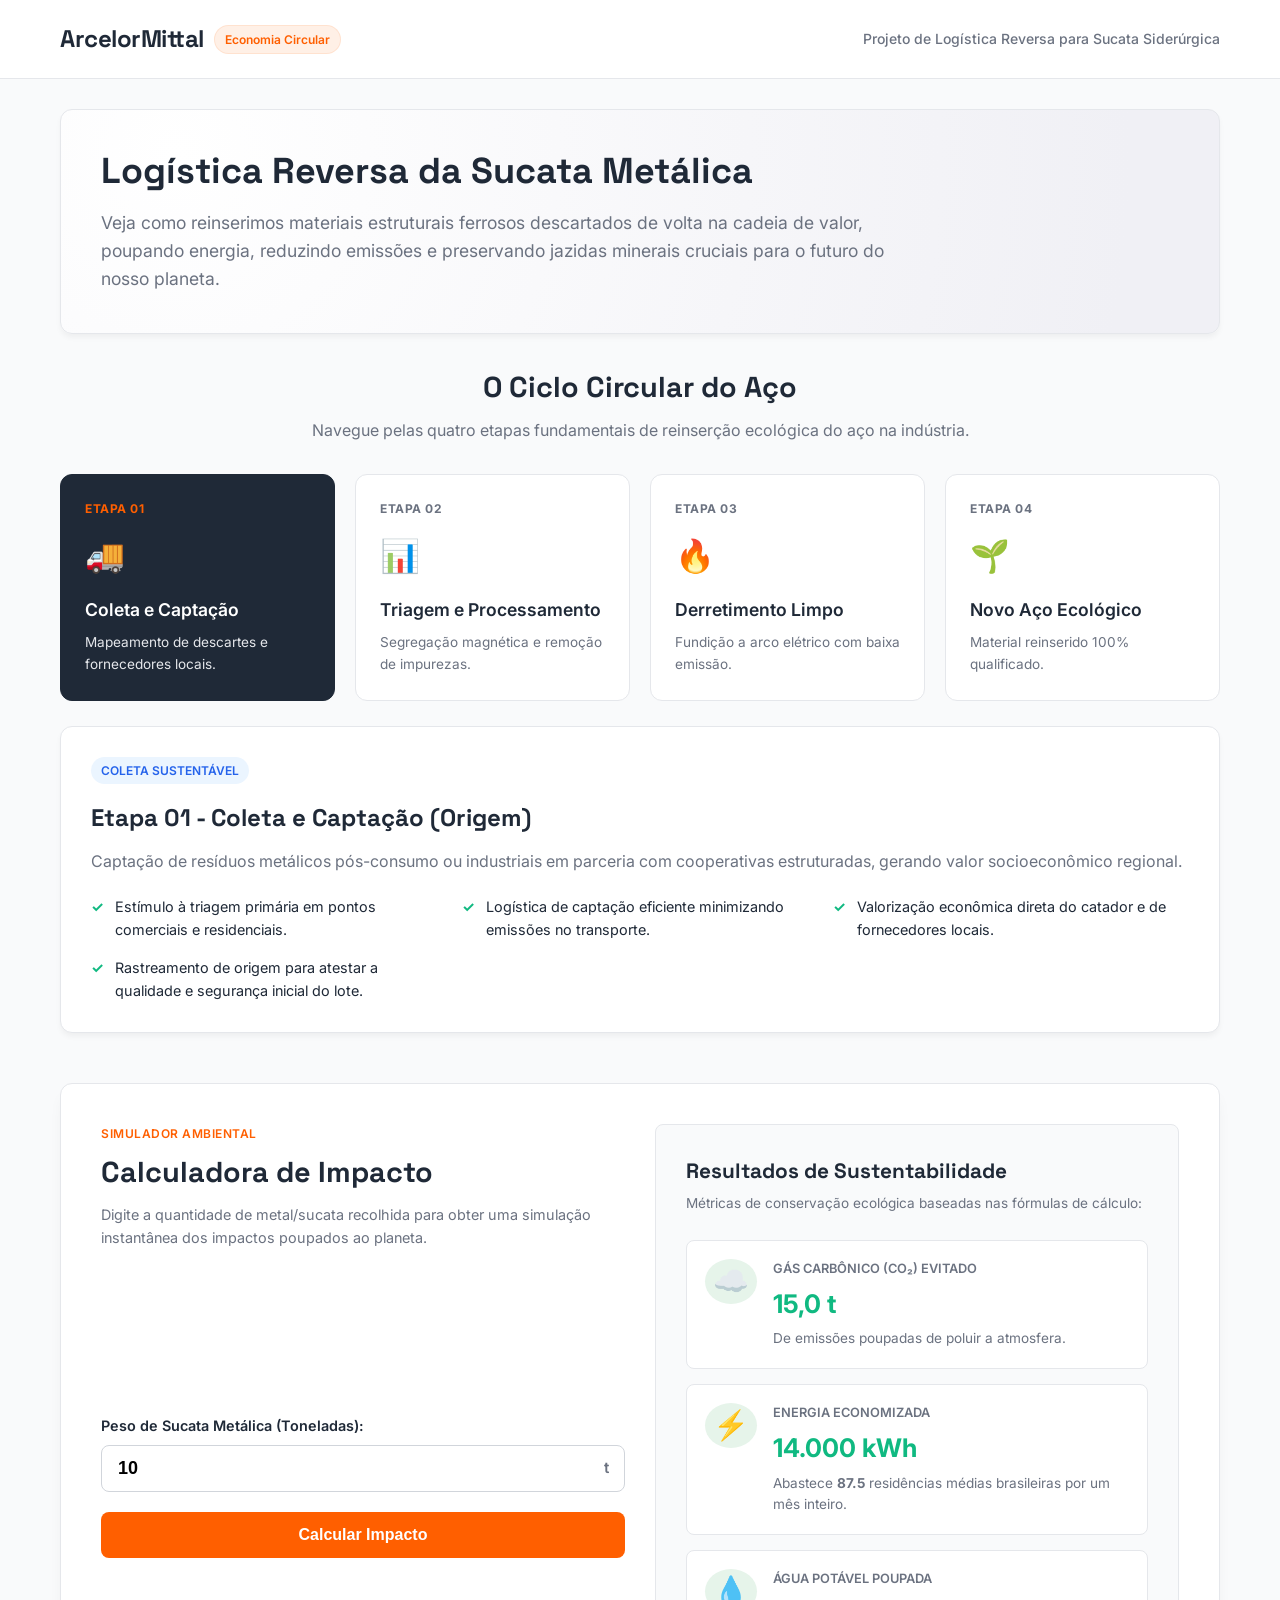
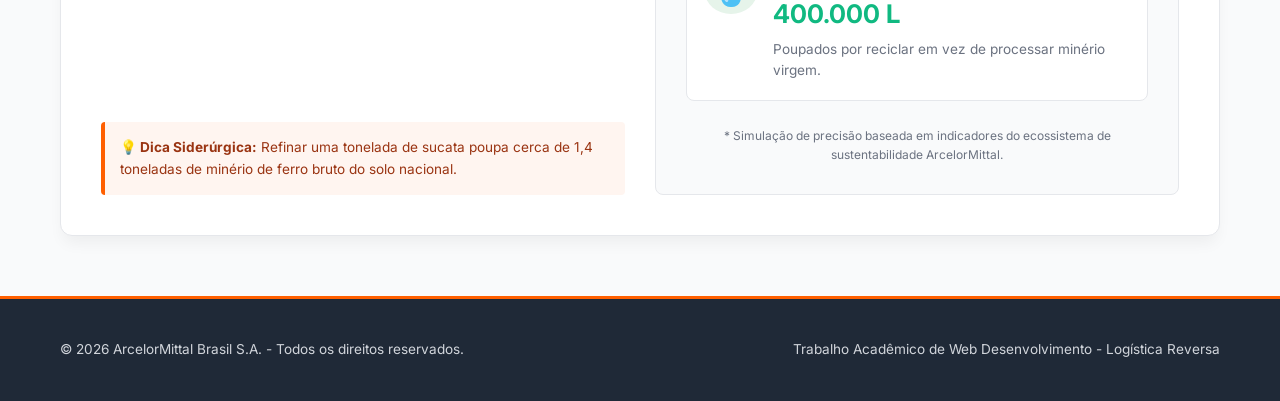
<file: vanilla/index.html>
<!DOCTYPE html>
<html lang="pt-BR">
<head>
    <meta charset="UTF-8">
    <meta name="viewport" content="width=device-width, initial-scale=1.0">
    <title>ArcelorMittal - Logística Reversa da Sucata</title>
    <!-- Fonte Inter para um visual moderno e limpo -->
    <link rel="preconnect" href="https://fonts.googleapis.com">
    <link rel="preconnect" href="https://fonts.gstatic.com" crossorigin>
    <link href="https://fonts.googleapis.com/css2?family=Inter:wght@300;400;500;600;700&family=Space+Grotesk:wght@500;600;700&display=swap" rel="stylesheet">
    <link rel="stylesheet" href="style.css">
</head>
<body>

    <!-- Cabeçalho Principal com Logo Conceitual ArcelorMittal -->
    <header class="main-header">
        <div class="container flex-header">
            <div class="logo">
                <span class="logo-text">ArcelorMittal</span>
                <span class="badge-header">Economia Circular</span>
            </div>
            <p class="header-subtitle">Projeto de Logística Reversa para Sucata Siderúrgica</p>
        </div>
    </header>

    <main class="container">
        
        <!-- Hero Section Explicativa -->
        <section class="hero-section">
            <div class="hero-content">
                <h1>Logística Reversa da Sucata Metálica</h1>
                <p>Veja como reinserimos materiais estruturais ferrosos descartados de volta na cadeia de valor, poupando energia, reduzindo emissões e preservando jazidas minerais cruciais para o futuro do nosso planeta.</p>
            </div>
        </section>

        <!-- SEÇÃO 1: O Ciclo do Aço (Interativo) -->
        <section class="section-cycle">
            <div class="section-title">
                <h2>O Ciclo Circular do Aço</h2>
                <p>Navegue pelas quatro etapas fundamentais de reinserção ecológica do aço na indústria.</p>
            </div>

            <!-- Grade de Cards com Passos -->
            <div class="cycle-grid">
                <!-- Passo 1 -->
                <article class="cycle-card active" onclick="selecionarEtapa(1)" id="card-1">
                    <div class="card-step">Etapa 01</div>
                    <div class="card-icon">🚚</div>
                    <h3>Coleta e Captação</h3>
                    <p class="phase-desc">Mapeamento de descartes e fornecedores locais.</p>
                </article>

                <!-- Passo 2 -->
                <article class="cycle-card" onclick="selecionarEtapa(2)" id="card-2">
                    <div class="card-step">Etapa 02</div>
                    <div class="card-icon">📊</div>
                    <h3>Triagem e Processamento</h3>
                    <p class="phase-desc">Segregação magnética e remoção de impurezas.</p>
                </article>

                <!-- Passo 3 -->
                <article class="cycle-card" onclick="selecionarEtapa(3)" id="card-3">
                    <div class="card-step">Etapa 03</div>
                    <div class="card-icon">🔥</div>
                    <h3>Derretimento Limpo</h3>
                    <p class="phase-desc">Fundição a arco elétrico com baixa emissão.</p>
                </article>

                <!-- Passo 4 -->
                <article class="cycle-card" onclick="selecionarEtapa(4)" id="card-4">
                    <div class="card-step">Etapa 04</div>
                    <div class="card-icon">🌱</div>
                    <h3>Novo Aço Ecológico</h3>
                    <p class="phase-desc">Material reinserido 100% qualificado.</p>
                </article>
            </div>

            <!-- Painel de Detalhamento Dinâmico -->
            <div class="detail-panel" id="detail-panel">
                <div class="detail-content">
                    <span class="detail-badge" id="detail-badge">Fase Ativa</span>
                    <h3 id="detail-title">Coleta e Captação</h3>
                    <p id="detail-desc">Carregando detalhes...</p>
                    <ul class="detail-bullets" id="detail-bullets">
                        <li>Fato 1</li>
                        <li>Fato 2</li>
                    </ul>
                </div>
            </div>
        </section>

        <!-- SEÇÃO 2: Calculadora de Impacto de Sucata -->
        <section class="section-calculator">
            <div class="calculator-layout">
                
                <!-- Área do Formulário de Entrada (HTML5 Semântico) -->
                <div class="calc-input-block">
                    <div class="form-header">
                        <span class="small-badge">Simulador Ambiental</span>
                        <h2>Calculadora de Impacto</h2>
                        <p>Digite a quantidade de metal/sucata recolhida para obter uma simulação instantânea dos impactos poupados ao planeta.</p>
                    </div>

                    <form id="impact-form" onsubmit="event.preventDefault();">
                        <div class="form-group">
                            <label for="sucata-peso">Peso de Sucata Metálica (Toneladas):</label>
                            <div class="input-wrapper">
                                <input type="number" id="sucata-peso" min="0" step="any" value="10" placeholder="Ex: 10" required>
                                <span class="input-unit">t</span>
                            </div>
                        </div>

                        <button type="button" id="btn-calcular" class="btn-action">Calcular Impacto</button>
                    </form>

                    <div class="tip-box">
                        <strong>💡 Dica Siderúrgica:</strong> Refinar uma tonelada de sucata poupa cerca de 1,4 toneladas de minério de ferro bruto do solo nacional.
                    </div>
                </div>

                <!-- Área dos Resultados de Impacto -->
                <div class="calc-results-block">
                    <h3>Resultados de Sustentabilidade</h3>
                    <p class="results-subtitle">Métricas de conservação ecológica baseadas nas fórmulas de cálculo:</p>

                    <div class="results-grid">
                        <!-- Métrica 1: CO2 -->
                        <div class="result-card">
                            <div class="r-icon">☁️</div>
                            <div class="r-info">
                                <span class="r-label">Gás Carbônico (CO₂) Evitado</span>
                                <output id="out-co2" class="r-value">15,0 t</output>
                                <p class="r-desc">De emissões poupadas de poluir a atmosfera.</p>
                            </div>
                        </div>

                        <!-- Métrica 2: Energia -->
                        <div class="result-card">
                            <div class="r-icon">⚡</div>
                            <div class="r-info">
                                <span class="r-label">Energia Economizada</span>
                                <output id="out-energia" class="r-value">14.000 kWh</output>
                                <p class="r-desc">Abastece <strong id="out-casas">87.5</strong> residências médias brasileiras por um mês inteiro.</p>
                            </div>
                        </div>

                        <!-- Métrica 3: Água -->
                        <div class="result-card">
                            <div class="r-icon">💧</div>
                            <div class="r-info">
                                <span class="r-label">Água Potável Poupada</span>
                                <output id="out-agua" class="r-value">400.000 L</output>
                                <p class="r-desc">Poupados por reciclar em vez de processar minério virgem.</p>
                            </div>
                        </div>
                    </div>

                    <!-- Rodapé Científico -->
                    <div class="results-footer">
                        <p>* Simulação de precisão baseada em indicadores do ecossistema de sustentabilidade ArcelorMittal.</p>
                    </div>
                </div>

            </div>
        </section>

    </main>

    <footer class="main-footer">
        <div class="container footer-flex">
            <p>&copy; 2026 ArcelorMittal Brasil S.A. - Todos os direitos reservados.</p>
            <p>Trabalho Acadêmico de Web Desenvolvimento - Logística Reversa</p>
        </div>
    </footer>

    <!-- Script Pure Vanilla JS -->
    <script src="script.js"></script>
</body>
</html>
</file>
<file: vanilla/style.css>
/* ==========================================================================
   FOLHA DE ESTILOS CSS3 - PROJETO LOGÍSTICA REVERSA ARCELORMITTAL
   Uso de Variáveis CSS, Flexbox/Grid responsivo, e efeitos de transição.
   ========================================================================== */

/* Definição de Variáveis CSS para Cores e Fontes */
:root {
    --primary-orange: #FF5F00;            /* Laranja Oficial ArcelorMittal */
    --primary-orange-hover: #E05400;      /* Laranja de Destaque no Hover */
    --sustainable-green: #10B981;         /* Verde Ecológico para os Resultados */
    --sustainable-green-bg: #E6FBF3;      /* Fundo do Card Verde de Sucesso */
    
    --neutral-bg: #F9FAFB;                /* Fundo Geral Neutro */
    --card-white: #FFFFFF;                /* Fundo dos Cards Sólidos */
    --text-dark: #1F2937;                 /* Cinza Escuro para Leitura */
    --text-muted: #6B7280;                /* Cinza Médio para Detalhes */
    --border-light: #E5E7EB;              /* Borda Padrão Suave */
    
    --font-font-family: 'Inter', sans-serif;
    --font-display: 'Space Grotesk', sans-serif;
    --border-radius-lg: 12px;
    --border-radius-md: 8px;
    --transition-smooth: all 0.3s cubic-bezier(0.4, 0, 0.2, 1);
}

/* Reset de Margens e Padding */
* {
    margin: 0;
    padding: 0;
    box-sizing: border-box;
}

body {
    background-color: var(--neutral-bg);
    color: var(--text-dark);
    font-family: var(--font-font-family);
    line-height: 1.6;
    font-size: 16px;
    -webkit-font-smoothing: antialiased;
}

.container {
    width: 100%;
    max-width: 1200px;
    margin: 0 auto;
    padding: 0 20px;
}

/* CABEÇALHO (HEADER) */
.main-header {
    background-color: var(--card-white);
    border-bottom: 1px solid var(--border-light);
    padding: 20px 0;
    position: sticky;
    top: 0;
    z-index: 100;
}

.flex-header {
    display: flex;
    justify-content: space-between;
    align-items: center;
    flex-wrap: wrap;
    gap: 15px;
}

.logo {
    display: flex;
    align-items: center;
    gap: 10px;
}

.logo-text {
    font-family: var(--font-display);
    font-weight: 700;
    font-size: 1.5rem;
    color: var(--text-dark);
    letter-spacing: -0.5px;
}

.badge-header {
    background-color: #FFF0E6;
    color: var(--primary-orange);
    font-size: 0.75rem;
    font-weight: 600;
    padding: 4px 10px;
    border-radius: 20px;
    border: 1px solid rgba(255, 95, 0, 0.1);
}

.header-subtitle {
    font-size: 0.875rem;
    color: var(--text-muted);
    font-weight: 500;
}

/* HERO SECTION DE INTRODUÇÃO */
.hero-section {
    background: radial-gradient(circle at 10% 20%, rgb(255, 255, 255) 0%, rgb(240, 240, 245) 90.1%);
    border: 1px solid var(--border-light);
    border-radius: var(--border-radius-lg);
    padding: 40px;
    margin: 30px auto;
    box-shadow: 0 4px 6px -1px rgba(0, 0, 0, 0.05);
}

.hero-content h1 {
    font-family: var(--font-display);
    font-size: 2.25rem;
    color: var(--text-dark);
    line-height: 1.2;
    margin-bottom: 15px;
}

.hero-content p {
    color: var(--text-muted);
    font-size: 1.1rem;
    max-width: 800px;
}

/* TÍTULOS DE SEÇÃO */
.section-title {
    text-align: center;
    margin-bottom: 30px;
}

.section-title h2 {
    font-family: var(--font-display);
    font-size: 1.8rem;
    color: var(--text-dark);
    margin-bottom: 8px;
}

.section-title p {
    color: var(--text-muted);
    font-size: 1rem;
}

/* SEÇÃO 1: CICLO DO AÇO */
.section-cycle {
    margin-bottom: 40px;
}

.cycle-grid {
    display: grid;
    grid-template-columns: repeat(auto-fit, minmax(220px, 1fr));
    gap: 20px;
    margin-bottom: 25px;
}

.cycle-card {
    background-color: var(--card-white);
    border: 1px solid var(--border-light);
    border-radius: var(--border-radius-lg);
    padding: 24px;
    cursor: pointer;
    transition: var(--transition-smooth);
    position: relative;
    overflow: hidden;
}

.cycle-card:hover {
    transform: translateY(-4px);
    box-shadow: 0 10px 15px -3px rgba(0, 0, 0, 0.05);
    border-color: var(--primary-orange);
}

.cycle-card.active {
    border-color: var(--text-dark);
    background-color: var(--text-dark);
    color: #FFFFFF;
}

.card-step {
    font-size: 0.75rem;
    font-weight: 700;
    color: var(--text-muted);
    letter-spacing: 0.5px;
    text-transform: uppercase;
    margin-bottom: 12px;
}

.cycle-card.active .card-step {
    color: var(--primary-orange);
}

.card-icon {
    font-size: 2rem;
    margin-bottom: 15px;
}

.cycle-card h3 {
    font-size: 1.1rem;
    font-weight: 600;
    margin-bottom: 8px;
}

.phase-desc {
    font-size: 0.85rem;
    color: var(--text-muted);
}

.cycle-card.active .phase-desc {
    color: #E5E7EB;
}

/* Painel de detalhamento dinâmico */
.detail-panel {
    background-color: var(--card-white);
    border: 1px solid var(--border-light);
    border-radius: var(--border-radius-lg);
    padding: 30px;
    box-shadow: 0 4px 6px -1px rgba(0, 0, 0, 0.05);
}

.detail-badge {
    background-color: #EBF5FF;
    color: #2563EB;
    font-size: 0.75rem;
    font-weight: 600;
    padding: 4px 10px;
    border-radius: 20px;
    display: inline-block;
    margin-bottom: 15px;
    text-transform: uppercase;
}

.detail-content h3 {
    font-family: var(--font-display);
    font-size: 1.5rem;
    margin-bottom: 12px;
}

.detail-content p {
    color: var(--text-muted);
    margin-bottom: 20px;
    font-size: 1rem;
}

.detail-bullets {
    list-style-type: none;
    display: grid;
    grid-template-columns: repeat(auto-fit, minmax(280px, 1fr));
    gap: 15px;
}

.detail-bullets li {
    position: relative;
    padding-left: 24px;
    font-size: 0.9rem;
    color: var(--text-dark);
}

.detail-bullets li::before {
    content: "✓";
    position: absolute;
    left: 0;
    color: var(--sustainable-green);
    font-weight: bold;
}

/* SEÇÃO 2: CALCULADORA DE IMPACTO */
.section-calculator {
    margin: 50px auto;
}

.calculator-layout {
    display: grid;
    grid-template-columns: repeat(auto-fit, minmax(320px, 1fr));
    gap: 30px;
    background-color: var(--card-white);
    border: 1px solid var(--border-light);
    border-radius: var(--border-radius-lg);
    padding: 40px;
    box-shadow: 0 10px 15px -3px rgba(0, 0, 0, 0.05);
}

.calc-input-block {
    display: flex;
    flex-col: column;
    flex-direction: column;
    justify-content: space-between;
}

.form-header {
    margin-bottom: 25px;
}

.small-badge {
    color: var(--primary-orange);
    font-size: 0.75rem;
    font-weight: 600;
    text-transform: uppercase;
    letter-spacing: 0.5px;
    display: block;
    margin-bottom: 6px;
}

.form-header h2 {
    font-family: var(--font-display);
    font-size: 1.8rem;
    margin-bottom: 8px;
}

.form-header p {
    font-size: 0.9rem;
    color: var(--text-muted);
}

.form-group {
    margin-bottom: 20px;
}

.form-group label {
    display: block;
    font-size: 0.9rem;
    font-weight: 600;
    color: var(--text-dark);
    margin-bottom: 8px;
}

.input-wrapper {
    position: relative;
    display: flex;
    align-items: center;
}

.input-wrapper input {
    width: 100%;
    padding: 12px 50px 12px 16px;
    font-size: 1.125rem;
    font-weight: 600;
    border: 1px solid #D1D5DB;
    border-radius: var(--border-radius-md);
    outline: none;
    transition: var(--transition-smooth);
}

/* Estados Foco (Focus) solicitados nas diretrizes */
.input-wrapper input:focus {
    border-color: var(--primary-orange);
    box-shadow: 0 0 0 4px rgba(255, 95, 0, 0.15);
}

.input-unit {
    position: absolute;
    right: 16px;
    color: var(--text-muted);
    font-weight: 600;
    font-size: 0.95rem;
    pointer-events: none;
}

/* Estados Hover solicitados nas diretrizes */
.btn-action {
    display: inline-block;
    width: 100%;
    background-color: var(--primary-orange);
    color: #FFFFFF;
    border: none;
    padding: 14px;
    font-size: 1rem;
    font-weight: 600;
    border-radius: var(--border-radius-md);
    cursor: pointer;
    transition: var(--transition-smooth);
    text-align: center;
}

.btn-action:hover {
    background-color: var(--primary-orange-hover);
    transform: translateY(-1px);
}

.btn-action:active {
    transform: translateY(1px);
}

.tip-box {
    margin-top: 25px;
    background-color: #FFF5F0;
    border-left: 4px solid var(--primary-orange);
    padding: 15px;
    border-radius: 4px;
    font-size: 0.85rem;
    color: #9A3412;
}

/* BLOCO DE RESULTADOS DO CÁLCULO */
.calc-results-block {
    background-color: #F9FAFB;
    border: 1px solid var(--border-light);
    border-radius: var(--border-radius-md);
    padding: 30px;
}

.calc-results-block h3 {
    font-family: var(--font-display);
    font-size: 1.3rem;
    margin-bottom: 5px;
}

.results-subtitle {
    font-size: 0.85rem;
    color: var(--text-muted);
    margin-bottom: 25px;
}

.results-grid {
    display: flex;
    flex-direction: column;
    gap: 15px;
}

.result-card {
    background-color: var(--card-white);
    border: 1px solid var(--border-light);
    border-radius: var(--border-radius-md);
    padding: 18px;
    display: flex;
    gap: 16px;
    align-items: flex-start;
    transition: var(--transition-smooth);
}

.result-card:hover {
    border-color: var(--sustainable-green);
    background-color: var(--sustainable-green-bg);
}

.r-icon {
    font-size: 1.8rem;
    background-color: #E6F4EA;
    padding: 8px;
    border-radius: 50%;
    line-height: 1;
}

.result-card:hover .r-icon {
    background-color: #D1E7DD;
}

.r-info {
    flex-grow: 1;
}

.r-label {
    display: block;
    font-size: 0.8rem;
    font-weight: 600;
    color: var(--text-muted);
    text-transform: uppercase;
}

/* Verde sustentável nos resultados solicitado nas diretrizes */
.r-value {
    display: block;
    font-size: 1.6rem;
    font-weight: 700;
    color: var(--sustainable-green);
    margin: 4px 0;
}

.r-desc {
    font-size: 0.85rem;
    color: var(--text-muted);
}

.results-footer {
    margin-top: 25px;
    font-size: 0.75rem;
    color: var(--text-muted);
    text-align: center;
}

/* RODAPÉ DO SITE */
.main-footer {
    background-color: var(--text-dark);
    color: #D1D5DB;
    padding: 40px 0;
    margin-top: 60px;
    font-size: 0.85rem;
    border-top: 3px solid var(--primary-orange);
}

.footer-flex {
    display: flex;
    justify-content: space-between;
    align-items: center;
    flex-wrap: wrap;
    gap: 15px;
}

/* MEDIA QUERIES (DESIGN RESPONSIVO) */
@media (max-width: 768px) {
    .flex-header {
        flex-direction: column;
        align-items: flex-start;
    }
    
    .hero-section {
        padding: 24px;
    }
    
    .hero-content h1 {
        font-size: 1.8rem;
    }
    
    .calculator-layout {
        padding: 20px;
    }
    
    .footer-flex {
        flex-direction: column;
        text-align: center;
    }
}
</file>
